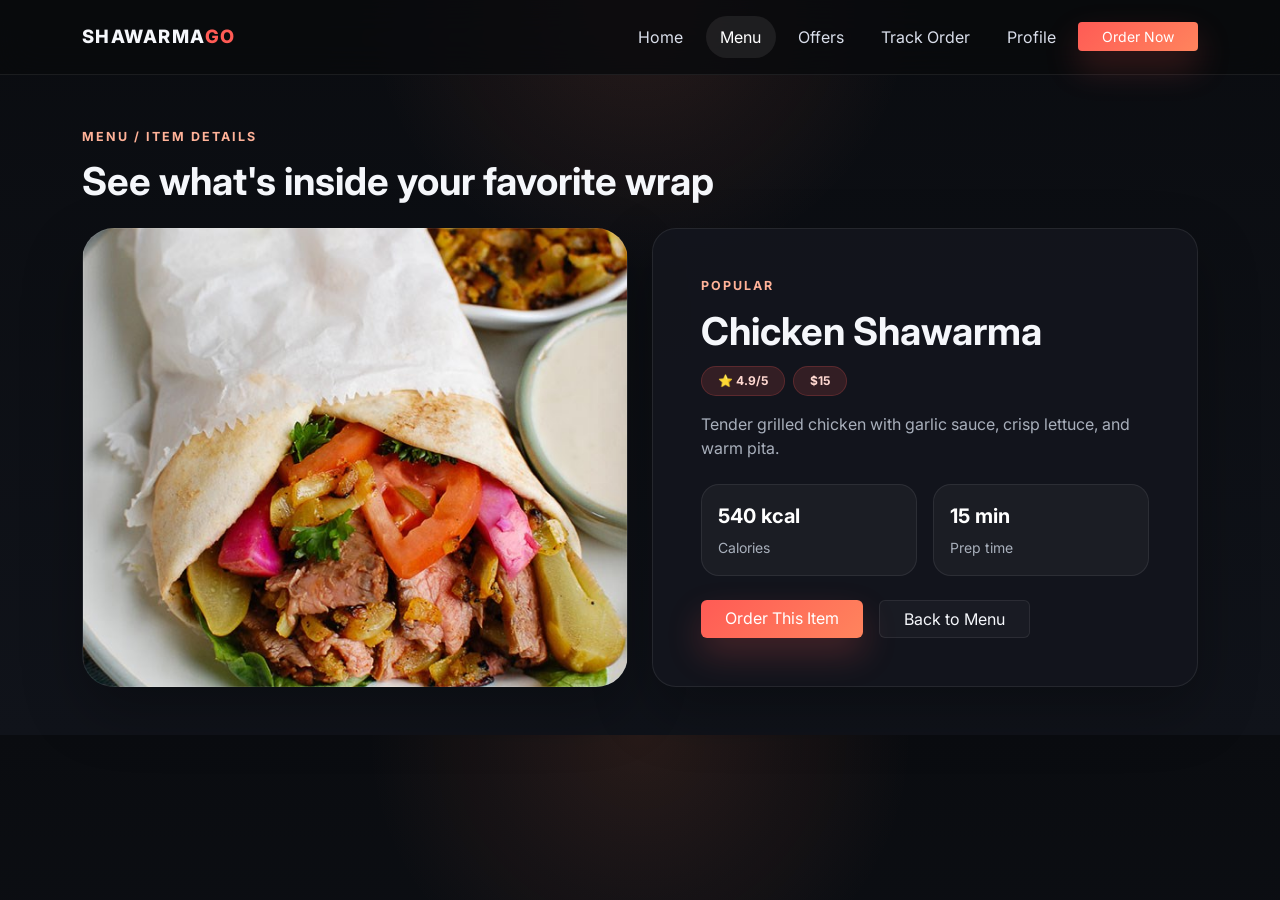
<file: item-details.html>
<!doctype html>
<html lang="en">
<head>
  <meta charset="UTF-8" />
  <meta name="viewport" content="width=device-width, initial-scale=1.0" />
  <title>ShawarmaGo | Item Details</title>
  <link href="https://fonts.googleapis.com/css2?family=Inter:wght@400;500;600;700;800&display=swap" rel="stylesheet" />
  <link href="https://cdn.jsdelivr.net/npm/bootstrap@5.3.8/dist/css/bootstrap.min.css" rel="stylesheet" />
  <link rel="stylesheet" href="styles.css" />
</head>
<body>
  <header class="site-shell sticky-top">
    <div class="container py-3">
      <div class="d-flex flex-wrap align-items-center justify-content-between gap-3">
        <a class="navbar-brand m-0 brand-mark" href="index.html">SHAWARMA<span>GO</span></a>
        <nav class="d-flex flex-wrap align-items-center justify-content-end gap-2 nav-links">
          <a class="nav-link" href="index.html">Home</a>
          <a class="nav-link active" href="menu.html">Menu</a>
          <a class="nav-link" href="offers.html">Offers</a>
          <a class="nav-link" href="track-order.html">Track Order</a>
          <a class="nav-link" href="profile.html">Profile</a>
          <a class="btn btn-brand btn-sm px-4" href="order-now.html">Order Now</a>
        </nav>
      </div>
    </div>
  </header>

  <main class="py-5">
    <div class="container">
      <div class="mb-4">
        <span class="section-eyebrow">Menu / Item Details</span>
        <h1 class="section-title mb-0">See what's inside your favorite wrap</h1>
      </div>

      <div class="row g-4 align-items-stretch">
        <div class="col-lg-6">
          <div id="detailImage" class="image-frame detail-visual detail-chicken"></div>
        </div>

        <div class="col-lg-6">
          <article class="surface-card h-100 p-4 p-lg-5 detail-panel">
            <span id="itemBadge" class="section-eyebrow">Popular</span>
            <h2 id="itemName" class="section-title">Chicken Shawarma</h2>

            <div class="d-flex flex-wrap gap-2 mb-3">
              <span id="itemRating" class="badge rounded-pill badge-soft px-3 py-2">⭐ 4.9/5</span>
              <span id="itemPrice" class="badge rounded-pill badge-soft px-3 py-2">$15</span>
            </div>

            <p id="itemDescription" class="hero-text mb-4">
              Tender grilled chicken with garlic sauce, crisp lettuce, and warm pita.
            </p>

            <div class="row g-3 mb-4">
              <div class="col-sm-6">
                <div class="detail-metric h-100">
                  <strong id="itemCalories">540 kcal</strong>
                  <span>Calories</span>
                </div>
              </div>
              <div class="col-sm-6">
                <div class="detail-metric h-100">
                  <strong id="itemPrepTime">15 min</strong>
                  <span>Prep time</span>
                </div>
              </div>
            </div>

            <div class="d-flex flex-wrap gap-3">
              <a class="btn btn-brand px-4" href="order-now.html">Order This Item</a>
              <a class="btn btn-outline-soft px-4" href="menu.html">Back to Menu</a>
            </div>
          </article>
        </div>
      </div>
    </div>
  </main>

  <script src="script.js"></script>
</body>
</html>
</file>
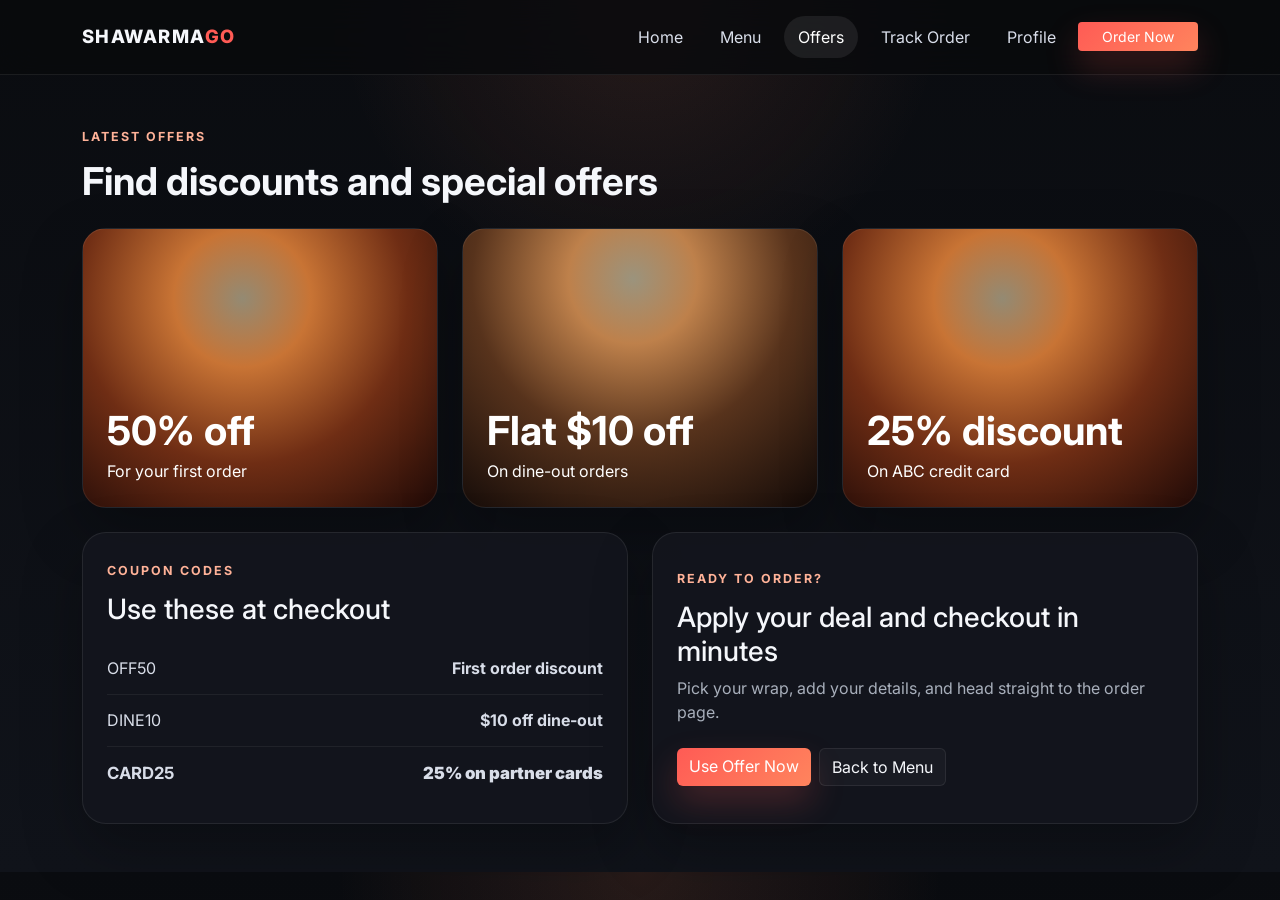
<file: offers.html>
<!doctype html>
<html lang="en">
<head>
  <meta charset="UTF-8" />
  <meta name="viewport" content="width=device-width, initial-scale=1.0" />
  <title>ShawarmaGo | Offers</title>
  <link href="https://fonts.googleapis.com/css2?family=Inter:wght@400;500;600;700;800&display=swap" rel="stylesheet" />
  <link href="https://cdn.jsdelivr.net/npm/bootstrap@5.3.8/dist/css/bootstrap.min.css" rel="stylesheet" />
  <link rel="stylesheet" href="styles.css" />
</head>
<body>
  <header class="site-shell sticky-top">
    <div class="container py-3">
      <div class="d-flex flex-wrap align-items-center justify-content-between gap-3">
        <a class="navbar-brand m-0 brand-mark" href="index.html">SHAWARMA<span>GO</span></a>
        <nav class="d-flex flex-wrap align-items-center justify-content-end gap-2 nav-links">
          <a class="nav-link" href="index.html">Home</a>
          <a class="nav-link" href="menu.html">Menu</a>
          <a class="nav-link active" href="offers.html">Offers</a>
          <a class="nav-link" href="track-order.html">Track Order</a>
          <a class="nav-link" href="profile.html">Profile</a>
          <a class="btn btn-brand btn-sm px-4" href="order-now.html">Order Now</a>
        </nav>
      </div>
    </div>
  </header>

  <main class="py-5">
    <div class="container">
      <div class="mb-4">
        <span class="section-eyebrow">Latest offers</span>
        <h1 class="section-title">Find discounts and special offers</h1>
      </div>

      <div class="row g-4 mb-4">
        <div class="col-md-4">
          <article class="offer-block offer-a surface-card h-100 p-4">
            <div>
              <h3 class="display-6 fw-bold mb-1">50% off</h3>
              <p class="mb-0">For your first order</p>
            </div>
          </article>
        </div>

        <div class="col-md-4">
          <article class="offer-block offer-b surface-card h-100 p-4">
            <div>
              <h3 class="display-6 fw-bold mb-1">Flat $10 off</h3>
              <p class="mb-0">On dine-out orders</p>
            </div>
          </article>
        </div>

        <div class="col-md-4">
          <article class="offer-block offer-c surface-card h-100 p-4">
            <div>
              <h3 class="display-6 fw-bold mb-1">25% discount</h3>
              <p class="mb-0">On ABC credit card</p>
            </div>
          </article>
        </div>
      </div>

      <div class="row g-4">
        <div class="col-lg-6">
          <div class="surface-card p-4 h-100">
            <span class="section-eyebrow">Coupon codes</span>
            <h2 class="h3 mb-3">Use these at checkout</h2>
            <div class="summary-line"><span>OFF50</span><strong>First order discount</strong></div>
            <div class="summary-line"><span>DINE10</span><strong>$10 off dine-out</strong></div>
            <div class="summary-line total-line"><span>CARD25</span><strong>25% on partner cards</strong></div>
          </div>
        </div>

        <div class="col-lg-6">
          <div class="surface-card p-4 h-100 d-flex flex-column justify-content-center">
            <span class="section-eyebrow">Ready to order?</span>
            <h2 class="h3">Apply your deal and checkout in minutes</h2>
            <p class="text-muted-soft">Pick your wrap, add your details, and head straight to the order page.</p>
            <div class="d-flex flex-wrap gap-2 mt-2">
              <a class="btn btn-brand" href="order-now.html">Use Offer Now</a>
              <a class="btn btn-outline-soft" href="menu.html">Back to Menu</a>
            </div>
          </div>
        </div>
      </div>
    </div>
  </main>

</body>
</html>
</file>
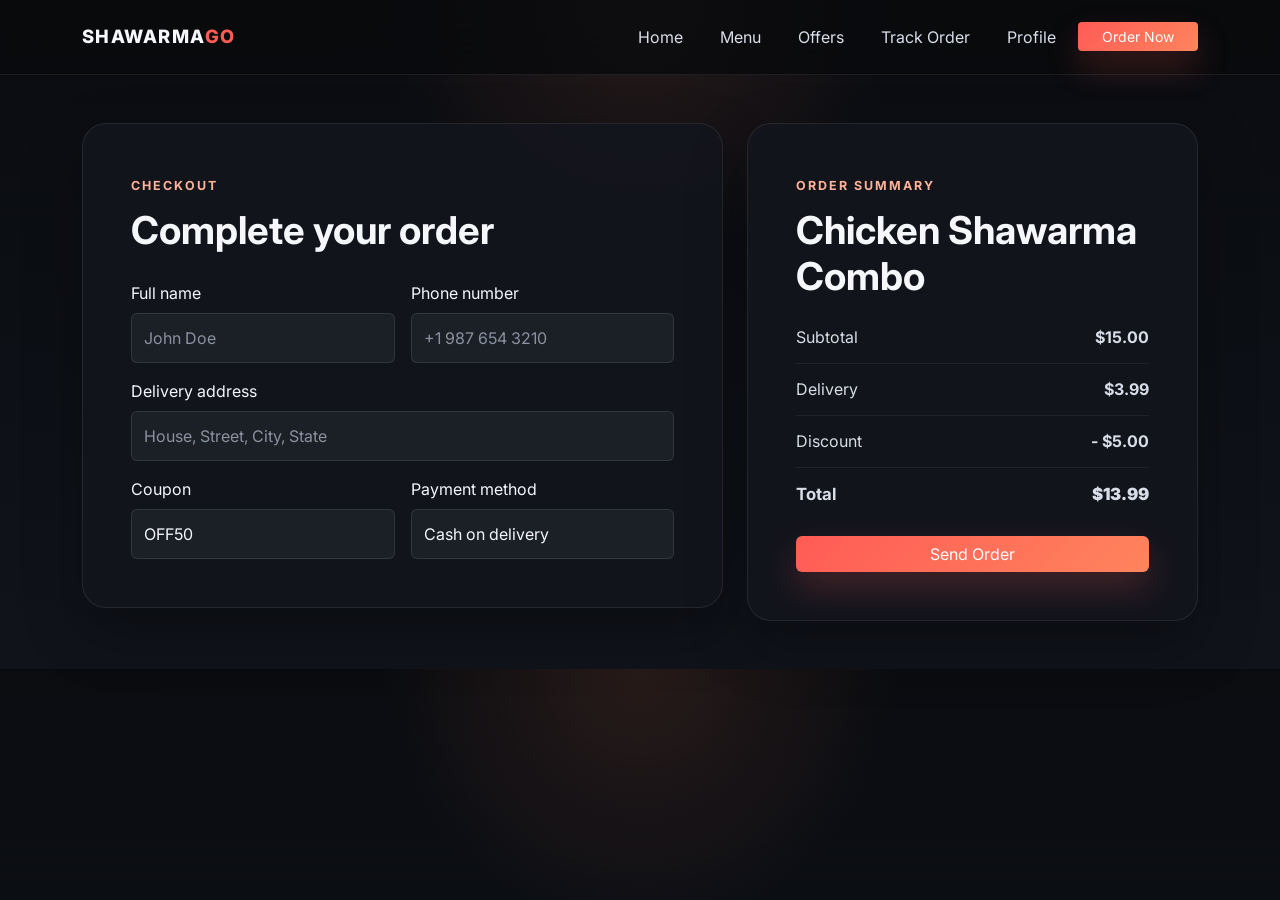
<file: order-now.html>
<!doctype html>
<html lang="en">
<head>
  <meta charset="UTF-8" />
  <meta name="viewport" content="width=device-width, initial-scale=1.0" />
  <title>ShawarmaGo | Order Now</title>
  <link href="https://fonts.googleapis.com/css2?family=Inter:wght@400;500;600;700;800&display=swap" rel="stylesheet" />
  <link href="https://cdn.jsdelivr.net/npm/bootstrap@5.3.8/dist/css/bootstrap.min.css" rel="stylesheet" />
  <link rel="stylesheet" href="styles.css" />
</head>
<body>
  <header class="site-shell sticky-top">
    <div class="container py-3">
      <div class="d-flex flex-wrap align-items-center justify-content-between gap-3">
        <a class="navbar-brand m-0 brand-mark" href="index.html">SHAWARMA<span>GO</span></a>
        <nav class="d-flex flex-wrap align-items-center justify-content-end gap-2 nav-links">
          <a class="nav-link" href="index.html">Home</a>
          <a class="nav-link" href="menu.html">Menu</a>
          <a class="nav-link" href="offers.html">Offers</a>
          <a class="nav-link" href="track-order.html">Track Order</a>
          <a class="nav-link" href="profile.html">Profile</a>
          <a class="btn btn-brand btn-sm px-4" href="order-now.html">Order Now</a>
        </nav>
      </div>
    </div>
  </header>

  <main class="py-5">
    <div class="container">
      <div class="row g-4 align-items-start">
        <div class="col-lg-7">
          <div class="surface-card p-4 p-lg-5 h-100">
            <span class="section-eyebrow">Checkout</span>
            <h1 class="section-title">Complete your order</h1>

            <form class="row g-3 mt-1">
              <div class="col-md-6">
                <label class="form-label">Full name</label>
                <input class="form-control" type="text" placeholder="John Doe" />
              </div>
              <div class="col-md-6">
                <label class="form-label">Phone number</label>
                <input class="form-control" type="tel" placeholder="+1 987 654 3210" />
              </div>
              <div class="col-12">
                <label class="form-label">Delivery address</label>
                <input class="form-control" type="text" placeholder="House, Street, City, State" />
              </div>
              <div class="col-md-6">
                <label class="form-label">Coupon</label>
                <input class="form-control" type="text" value="OFF50" />
              </div>
              <div class="col-md-6">
                <label class="form-label">Payment method</label>
                <select class="form-select">
                  <option>Cash on delivery</option>
                  <option>Visa ending in 1369</option>
                  <option>UPI / Wallet</option>
                </select>
              </div>
            </form>
          </div>
        </div>

        <div class="col-lg-5">
          <aside class="surface-card p-4 p-lg-5">
            <span class="section-eyebrow">Order summary</span>
            <h2 class="section-title h3">Chicken Shawarma Combo</h2>

            <div class="summary-line"><span>Subtotal</span><strong>$15.00</strong></div>
            <div class="summary-line"><span>Delivery</span><strong>$3.99</strong></div>
            <div class="summary-line"><span>Discount</span><strong>- $5.00</strong></div>
            <div class="summary-line total-line"><span>Total</span><strong>$13.99</strong></div>

            <a class="btn btn-brand w-100 mt-3" href="track-order.html">Send Order</a>
          </aside>
        </div>
      </div>
    </div>
  </main>

</body>
</html>
</file>
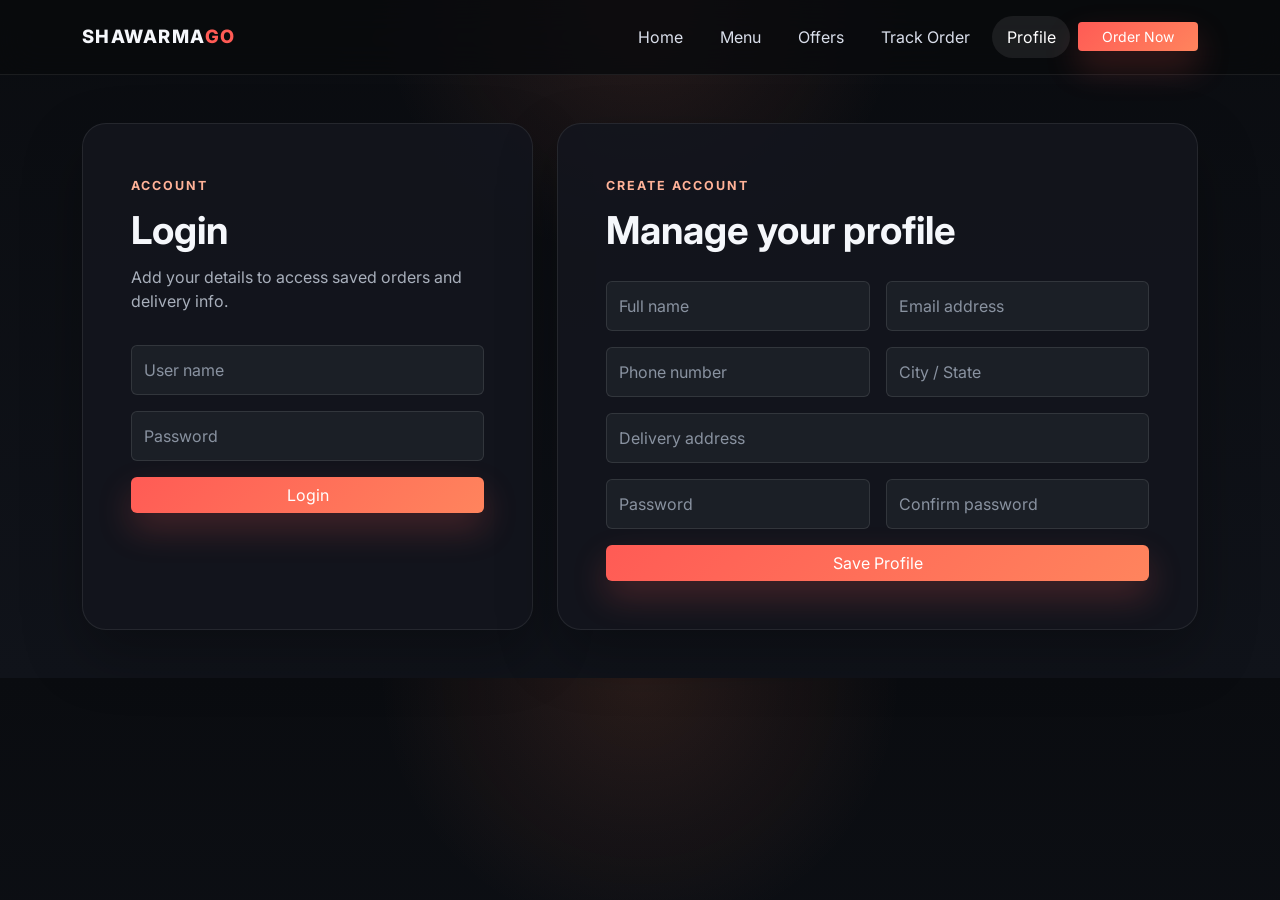
<file: profile.html>
<!doctype html>
<html lang="en">
<head>
  <meta charset="UTF-8" />
  <meta name="viewport" content="width=device-width, initial-scale=1.0" />
  <title>ShawarmaGo | Profile</title>
  <link href="https://fonts.googleapis.com/css2?family=Inter:wght@400;500;600;700;800&display=swap" rel="stylesheet" />
  <link href="https://cdn.jsdelivr.net/npm/bootstrap@5.3.8/dist/css/bootstrap.min.css" rel="stylesheet" />
  <link rel="stylesheet" href="styles.css" />
</head>
<body>
  <header class="site-shell sticky-top">
    <div class="container py-3">
      <div class="d-flex flex-wrap align-items-center justify-content-between gap-3">
        <a class="navbar-brand m-0 brand-mark" href="index.html">SHAWARMA<span>GO</span></a>
        <nav class="d-flex flex-wrap align-items-center justify-content-end gap-2 nav-links">
          <a class="nav-link" href="index.html">Home</a>
          <a class="nav-link" href="menu.html">Menu</a>
          <a class="nav-link" href="offers.html">Offers</a>
          <a class="nav-link" href="track-order.html">Track Order</a>
          <a class="nav-link active" href="profile.html">Profile</a>
          <a class="btn btn-brand btn-sm px-4" href="order-now.html">Order Now</a>
        </nav>
      </div>
    </div>
  </header>

  <main class="py-5">
    <div class="container">
      <div class="row g-4">
        <div class="col-lg-5">
          <div class="surface-card p-4 p-lg-5 h-100">
            <span class="section-eyebrow">Account</span>
            <h1 class="section-title">Login</h1>
            <p class="text-muted-soft">Add your details to access saved orders and delivery info.</p>

            <form class="row g-3 mt-1">
              <div class="col-12">
                <input class="form-control" type="text" placeholder="User name" />
              </div>
              <div class="col-12">
                <input class="form-control" type="password" placeholder="Password" />
              </div>
              <div class="col-12">
                <button class="btn btn-brand w-100" type="button">Login</button>
              </div>
            </form>
          </div>
        </div>

        <div class="col-lg-7">
          <div class="surface-card p-4 p-lg-5 h-100">
            <span class="section-eyebrow">Create account</span>
            <h2 class="section-title">Manage your profile</h2>

            <form class="row g-3 mt-1">
              <div class="col-md-6">
                <input class="form-control" type="text" placeholder="Full name" />
              </div>
              <div class="col-md-6">
                <input class="form-control" type="email" placeholder="Email address" />
              </div>
              <div class="col-md-6">
                <input class="form-control" type="tel" placeholder="Phone number" />
              </div>
              <div class="col-md-6">
                <input class="form-control" type="text" placeholder="City / State" />
              </div>
              <div class="col-12">
                <input class="form-control" type="text" placeholder="Delivery address" />
              </div>
              <div class="col-md-6">
                <input class="form-control" type="password" placeholder="Password" />
              </div>
              <div class="col-md-6">
                <input class="form-control" type="password" placeholder="Confirm password" />
              </div>
              <div class="col-12">
                <button class="btn btn-brand w-100" type="button">Save Profile</button>
              </div>
            </form>
          </div>
        </div>
      </div>
    </div>
  </main>

</body>
</html>
</file>
<file: styles.css>
* {
  box-sizing: border-box;
}

html {
  scroll-behavior: smooth;
}

body {
  margin: 0;
  font-family: 'Inter', Arial, sans-serif;
  color: #f5f7fb;
  background:
    radial-gradient(circle at top, rgba(255, 132, 93, 0.12), transparent 28%),
    linear-gradient(180deg, #0a0c10 0%, #10131a 100%);
}

a {
  color: inherit;
  text-decoration: none;
}

section[id] {
  scroll-margin-top: 96px;
}

.site-shell {
  background: rgba(9, 10, 13, 0.82);
  border-bottom: 1px solid rgba(255, 255, 255, 0.08);
  backdrop-filter: blur(18px);
}

.site-footer {
  border-top: 1px solid rgba(255, 255, 255, 0.08);
  background: rgba(9, 10, 13, 0.76);
}

.brand-mark {
  font-size: 18.4px;
  font-weight: 800;
  letter-spacing: 0.08em;
}

.brand-mark span {
  color: #ff5b55;
}

.nav-links .nav-link {
  padding: 8.8px 14.4px;
  color: #d9deea;
  border-radius: 999px;
}

.nav-links .nav-link:hover {
  color: #fff;
  background: rgba(255, 255, 255, 0.05);
}

.nav-links .nav-link.active {
  color: #fff;
  background: rgba(255, 255, 255, 0.08);
}

.btn-brand {
  color: #fff;
  background: linear-gradient(135deg, #ff5b55, #ff845d);
  border: 0;
  box-shadow: 0 16px 34px rgba(255, 91, 85, 0.22);
}

.btn-brand:hover {
  color: #fff;
  transform: translateY(-1px);
}

.btn-outline-soft {
  color: #f5f7fb;
  background: rgba(255, 255, 255, 0.03);
  border: 1px solid rgba(255, 255, 255, 0.08);
}

.btn-outline-soft:hover {
  color: #fff;
  border-color: rgba(255, 255, 255, 0.18);
  background: rgba(255, 255, 255, 0.05);
}

.section-eyebrow {
  display: inline-block;
  margin-bottom: 12px;
  font-size: 12.48px;
  font-weight: 700;
  color: #ffb298;
  text-transform: uppercase;
  letter-spacing: 0.16em;
}

.section-title {
  margin-bottom: 12px;
  font-size: clamp(28.8px, 3vw, 40px);
  font-weight: 700;
}

.hero-title {
  margin-bottom: 16px;
  font-size: clamp(43.2px, 5vw, 76.8px);
  line-height: 0.98;
}

.hero-text,
.text-muted-soft,
.site-footer a,
.site-footer p {
  color: #a8afbb;
}

.search-pill {
  padding: 12.8px 16px;
  color: #a8afbb;
  background: #191d24;
  border: 1px solid rgba(255, 255, 255, 0.08);
  border-radius: 999px;
}

.surface-card {
  background: rgba(19, 22, 29, 0.9);
  border: 1px solid rgba(255, 255, 255, 0.08);
  border-radius: 24px;
  box-shadow: 0 24px 60px rgba(0, 0, 0, 0.28);
}

.stat-chip {
  height: 100%;
  padding: 16px;
  background: rgba(255, 255, 255, 0.04);
  border: 1px solid rgba(255, 255, 255, 0.08);
  border-radius: 18px;
}

.stat-chip strong {
  display: block;
  margin-bottom: 4px;
  font-size: 21.6px;
}

.stat-chip span {
  color: #a8afbb;
  font-size: 14.72px;
}

.image-frame,
.feature-image,
.menu-thumb,
.offer-block,
.map-visual {
  background-position: center;
  background-repeat: no-repeat;
  background-size: cover;
}

.image-frame {
  min-height: 540px;
  border: 1px solid rgba(255, 255, 255, 0.08);
  border-radius: 32px;
  box-shadow: 0 24px 60px rgba(0, 0, 0, 0.28);
}

.hero-image {
  background-image: url('images/home-hero-real.png');
}

.feature-card h3,
.menu-card h3 {
  color: #fff;
}

.feature-image {
  height: 220px;
  border-radius: 18px;
}

.grill {
  background-image: url('images/home-wrap-real.png');
}

.courier {
  background-color: #fff;
  background-image: url('images/fast-delivery-real.png');
  background-size: contain;
}

.tracking-preview {
  background-image: url('images/tracking-map-real.png');
}

.badge-soft {
  color: #ffd8d1;
  background: rgba(255, 91, 85, 0.14);
  border: 1px solid rgba(255, 91, 85, 0.2);
}

.menu-card {
  overflow: hidden;
}

.menu-thumb {
  min-height: 220px;
}

.chicken-thumb {
  background-image: url('images/chicken-real.png');
}

.beef-thumb {
  background-image: url('images/beef-real.png');
}

.classic-thumb {
  background-image: url('images/classic-real.png');
}

.paneer-thumb {
  background-image: url('images/paneer-real.png');
}

.fish-thumb {
  background-image: url('images/classic-real.png');
}

.egg-thumb {
  background-image: url('images/beef-real.png');
}

.price-tag {
  font-size: 18.4px;
  color: #fff;
}

.offer-block {
  display: flex;
  align-items: flex-end;
  min-height: 280px;
  color: #fff;
}

.offer-a,
.offer-b,
.offer-c {
  background-image: radial-gradient(
    circle at 45% 25%,
    rgba(255, 236, 188, 0.55),
    rgba(210, 121, 54, 0.95) 24%,
    rgba(114, 46, 20, 0.97) 58%,
    rgba(32, 10, 7, 1) 100%
  );
}

.offer-b {
  background-image: radial-gradient(
    circle at 48% 18%,
    rgba(255, 240, 196, 0.58),
    rgba(197, 133, 77, 0.96) 22%,
    rgba(90, 52, 28, 0.96) 55%,
    rgba(18, 10, 8, 1) 100%
  );
}

.summary-line {
  display: flex;
  align-items: center;
  justify-content: space-between;
  padding: 13.6px 0;
  color: #d8dde8;
  border-bottom: 1px solid rgba(255, 255, 255, 0.06);
}

.total-line {
  font-size: 16.8px;
  font-weight: 700;
  border-bottom: 0;
}

.form-control,
.form-select {
  min-height: 50px;
  color: #f5f7fb;
  background: #1b1f26;
  border: 1px solid rgba(255, 255, 255, 0.1);
}

.form-control::placeholder {
  color: #8992a0;
}

.form-control:focus,
.form-select:focus {
  color: #f5f7fb;
  background: #1b1f26;
  border-color: rgba(255, 91, 85, 0.45);
  box-shadow: 0 0 0 3.2px rgba(255, 91, 85, 0.14);
}

.map-visual {
  position: relative;
  min-height: 360px;
  background-image: url('images/tracking-map-real.png');
}

.map-bubble {
  position: absolute;
  left: 16px;
  bottom: 16px;
  display: grid;
  gap: 4px;
  max-width: 250px;
  padding: 16px;
  color: #101215;
  background: rgba(255, 255, 255, 0.94);
  border-radius: 18px;
  box-shadow: 0 12px 28px rgba(0, 0, 0, 0.18);
}

.driver-pill {
  display: flex;
  gap: 16px;
  align-items: center;
  padding: 16px;
  background: rgba(255, 255, 255, 0.04);
  border: 1px solid rgba(255, 255, 255, 0.08);
  border-radius: 18px;
}

.avatar-circle {
  width: 56px;
  height: 56px;
  flex-shrink: 0;
  background-image: radial-gradient(circle at 45% 22%, #f2c99d, #9c5c37 42%, #3d2317 74%);
  border-radius: 50%;
}

.detail-visual {
  min-height: 100%;
}

.detail-panel {
  display: flex;
  flex-direction: column;
  justify-content: center;
}

.detail-metric {
  padding: 16px;
  background: rgba(255, 255, 255, 0.04);
  border: 1px solid rgba(255, 255, 255, 0.08);
  border-radius: 18px;
}

.detail-metric strong {
  display: block;
  margin-bottom: 4px;
  font-size: 20px;
  color: #fff;
}

.detail-metric span {
  color: #a8afbb;
  font-size: 14px;
}

.detail-chicken {
  background-image: url('images/chicken-real.png');
}

.detail-beef {
  background-image: url('images/beef-real.png');
}

.detail-classic {
  background-image: url('images/classic-real.png');
}

.detail-paneer {
  background-image: url('images/paneer-real.png');
}

.detail-fish {
  background-image: url('images/classic-real.png');
}

.detail-egg {
  background-image: url('images/beef-real.png');
}

@media (max-width: 991.98px) {
  .image-frame {
    min-height: 380px;
  }

  .nav-links {
    width: 100%;
    justify-content: center;
  }
}

@media (max-width: 767.98px) {
  .hero-section {
    padding-top: 32px;
  }

  .search-pill {
    width: 100%;
  }

  .surface-card {
    border-radius: 20px;
  }

  .image-frame,
  .map-visual,
  .offer-block {
    min-height: 280px;
  }
}
</file>
